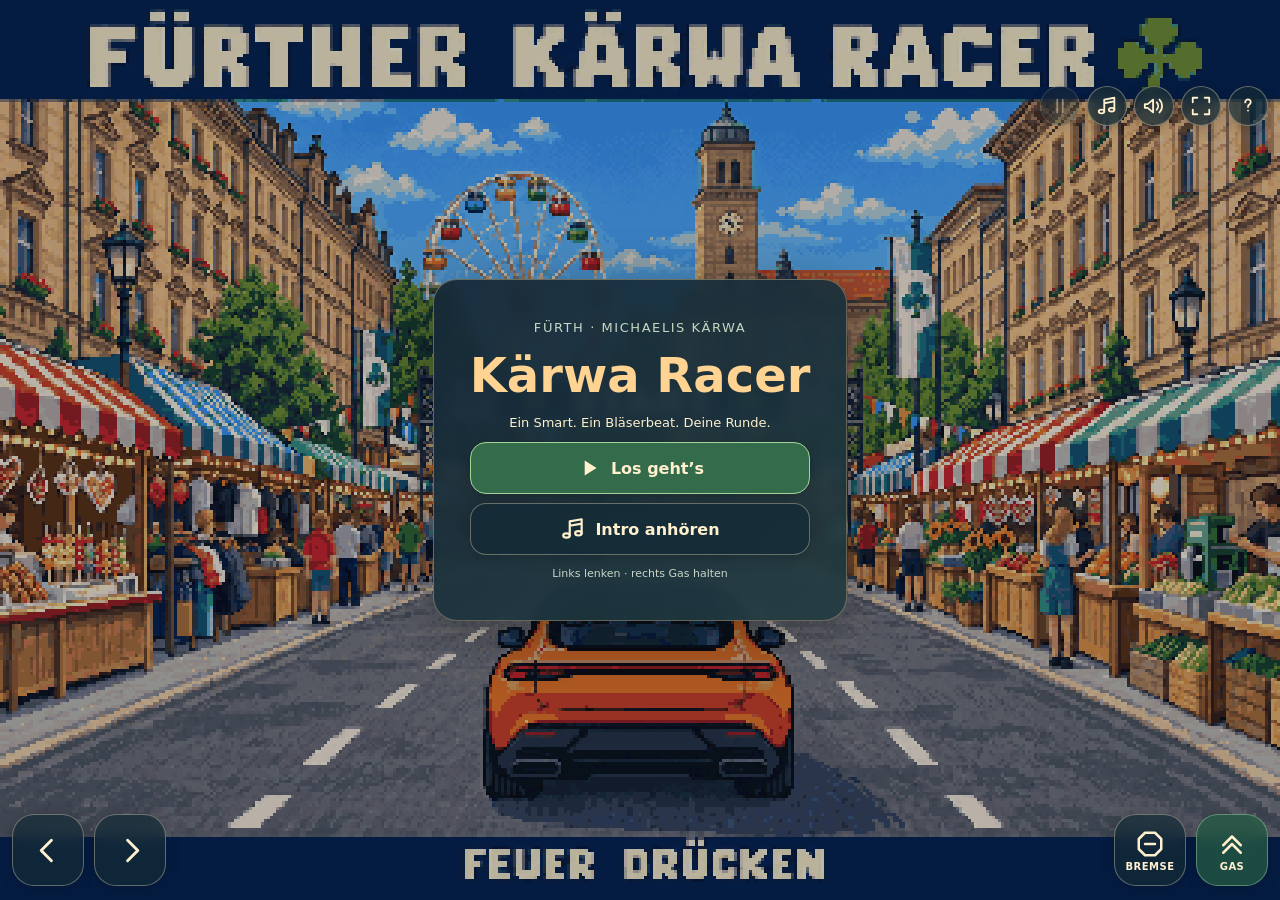
<file: index.html>
<!doctype html>
<html lang="de"><head><meta charset="utf-8"><meta name="viewport" content="width=device-width,initial-scale=1,viewport-fit=cover"><meta name="theme-color" content="#172638"><title>Fürther Kärwa Racer</title></head>
<body><main id="app">
<section id="stage" aria-label="Rennspiel"><canvas id="game" width="480" height="300" aria-label="Kärwa Rennstrecke"></canvas><div id="loading" role="status">Das Rennen wird geladen …</div><div id="welcome" hidden><div class="welcome-card"><p class="eyebrow">FÜRTH · MICHAELIS KÄRWA</p><h1>Kärwa Racer</h1><p>Ein Smart. Ein Bläserbeat. Deine Runde.</p><button id="start" disabled><svg class="play-icon" viewBox="0 0 24 24" aria-hidden="true" fill="none" stroke="currentColor" stroke-width="2" stroke-linecap="round" stroke-linejoin="round"><path d="m8 5 11 7-11 7Z" fill="currentColor" stroke="none"/></svg><span>Los geht’s</span></button><button id="listen" disabled><svg class="" viewBox="0 0 24 24" aria-hidden="true" fill="none" stroke="currentColor" stroke-width="2" stroke-linecap="round" stroke-linejoin="round"><path d="M9 18V5l11-2v13M9 9l11-2"/><ellipse cx="6" cy="18" rx="3" ry="2"/><ellipse cx="17" cy="16" rx="3" ry="2"/></svg><span>Intro anhören</span></button><p class="small">Links lenken · rechts Gas halten</p></div></div><div id="rotate">Handy quer halten für die große Rennansicht.</div></section>
<header><nav aria-label="Spieleinstellungen"><button id="pause" aria-label="Pause" title="Pause" disabled><svg class="pause-icon" viewBox="0 0 24 24" aria-hidden="true" fill="none" stroke="currentColor" stroke-width="2" stroke-linecap="round" stroke-linejoin="round"><path d="M9 5v14M15 5v14"/></svg><svg class="play-icon" viewBox="0 0 24 24" aria-hidden="true" fill="none" stroke="currentColor" stroke-width="2" stroke-linecap="round" stroke-linejoin="round"><path d="m8 5 11 7-11 7Z" fill="currentColor" stroke="none"/></svg></button><button id="music" aria-label="Musik ausschalten" title="Musik" aria-pressed="true" disabled><svg class="" viewBox="0 0 24 24" aria-hidden="true" fill="none" stroke="currentColor" stroke-width="2" stroke-linecap="round" stroke-linejoin="round"><path d="M9 18V5l11-2v13M9 9l11-2"/><ellipse cx="6" cy="18" rx="3" ry="2"/><ellipse cx="17" cy="16" rx="3" ry="2"/></svg></button><button id="sound" aria-label="Fahrgeräusche ausschalten" title="Fahrgeräusche" aria-pressed="true" disabled><svg class="" viewBox="0 0 24 24" aria-hidden="true" fill="none" stroke="currentColor" stroke-width="2" stroke-linecap="round" stroke-linejoin="round"><path d="m11 5-6 5H2v4h3l6 5ZM15 8a6 6 0 0 1 0 8M18 5a10 10 0 0 1 0 14"/></svg></button><button id="full" aria-label="Vollbild öffnen" title="Vollbild"><svg class="" viewBox="0 0 24 24" aria-hidden="true" fill="none" stroke="currentColor" stroke-width="2" stroke-linecap="round" stroke-linejoin="round"><path d="M8 3H3v5M16 3h5v5M3 16v5h5M21 16v5h-5"/></svg></button><details id="help"><summary aria-label="Steuerung und Hinweise" title="Steuerung und Hinweise"><svg class="" viewBox="0 0 24 24" aria-hidden="true" fill="none" stroke="currentColor" stroke-width="2" stroke-linecap="round" stroke-linejoin="round"><path d="M9 8a3 3 0 1 1 5 2c-2 1-2 2-2 3"/><path d="M12 17h.01"/></svg></summary><div class="help-card"><h2>So fährst du</h2><p>Touch: Lenken und Gas gleichzeitig halten. Tastatur: ← / → lenken, Leertaste oder ↑ Gas, ↓ Bremse. P Pause, R neues Rennen, M Musik, S Effekte, J Joystick wechseln. USB-Gamepads: links/rechts lenken, Taste 1 Gas, Achse nach hinten oder Taste 2 Bremse.</p><p>Bei App-Wechsel pausiert das Rennen. Bestzeiten bleiben in diesem Browser gespeichert, soweit dessen Einstellungen das erlauben. <a href="lizenzen/FluidR3-Credits-und-Lizenz.txt">Instrument-Samples</a> · <a href="lizenzen/Geraeusche.txt">Geräusche</a></p></div></details></nav></header>
<section id="controls" aria-label="Touchsteuerung"><div class="steering"><button data-control="left" aria-label="Links lenken"><svg class="" viewBox="0 0 24 24" aria-hidden="true" fill="none" stroke="currentColor" stroke-width="2" stroke-linecap="round" stroke-linejoin="round"><path d="m14 5-7 7 7 7"/></svg></button><button data-control="right" aria-label="Rechts lenken"><svg class="" viewBox="0 0 24 24" aria-hidden="true" fill="none" stroke="currentColor" stroke-width="2" stroke-linecap="round" stroke-linejoin="round"><path d="m10 5 7 7-7 7"/></svg></button></div><button id="restart" hidden><svg class="" viewBox="0 0 24 24" aria-hidden="true" fill="none" stroke="currentColor" stroke-width="2" stroke-linecap="round" stroke-linejoin="round"><path d="M3 10a9 9 0 1 1 2 9M3 4v6h6"/></svg><span>Neue Runde</span></button><div class="pedals"><button data-control="brake" aria-label="Bremsen"><svg class="" viewBox="0 0 24 24" aria-hidden="true" fill="none" stroke="currentColor" stroke-width="2" stroke-linecap="round" stroke-linejoin="round"><path d="m8 3-5 5v8l5 5h8l5-5V8l-5-5Z"/><path d="M8 12h8"/></svg><span>Bremse</span></button><button data-control="gas" class="gas" aria-label="Beschleunigen"><svg class="" viewBox="0 0 24 24" aria-hidden="true" fill="none" stroke="currentColor" stroke-width="2" stroke-linecap="round" stroke-linejoin="round"><path d="m5 13 7-7 7 7M5 19l7-7 7 7"/></svg><span>Gas</span></button></div></section>
<button id="update" hidden>Neue Version verfügbar – neu starten</button><div id="notice" hidden></div>
<span id="status" class="sr-only" role="status">Lädt …</span>
</main><script src="bootstrap.js?v=8"></script></body></html>
</file>
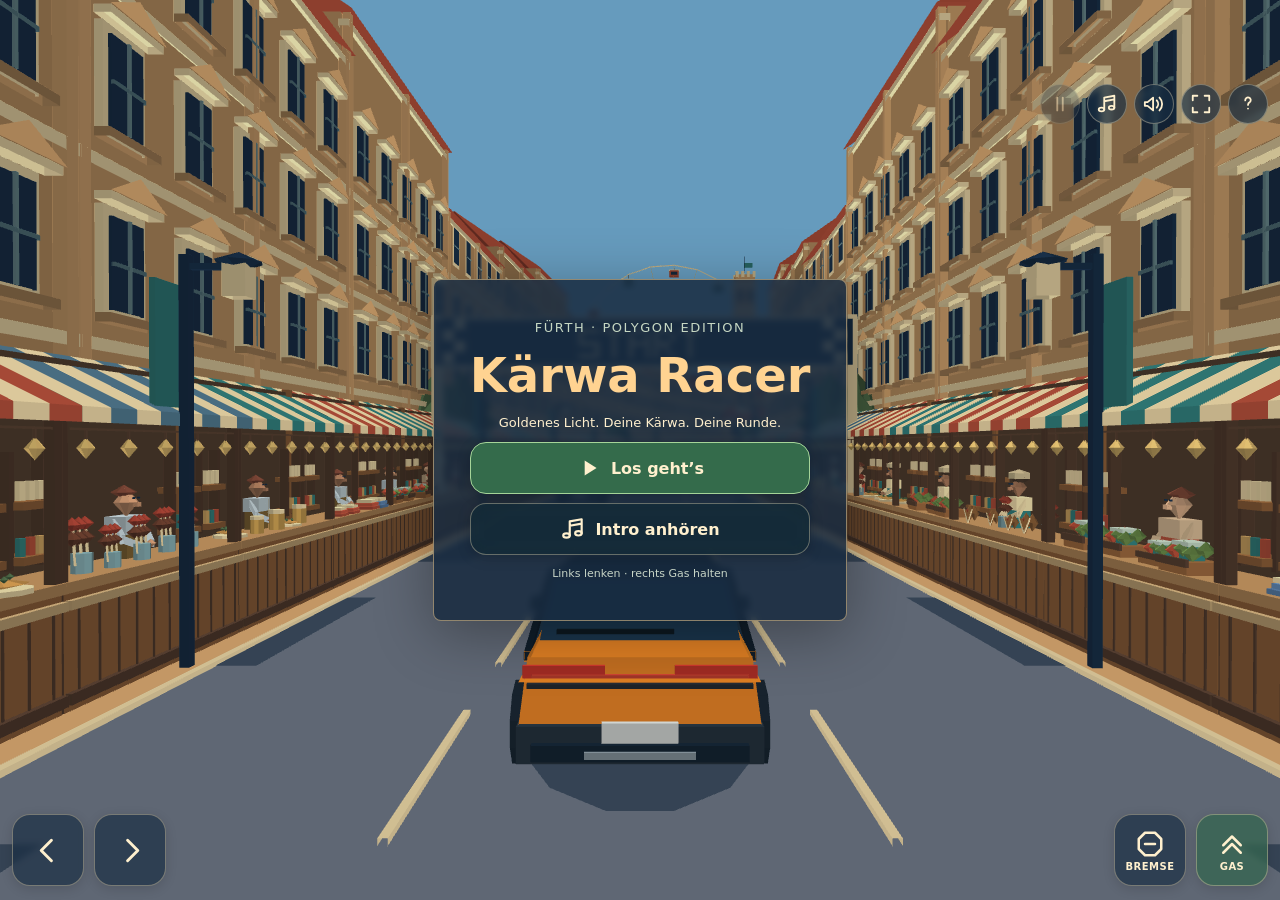
<file: polygon/index.html>
<!doctype html>
<html lang="de"><head><meta charset="utf-8"><meta name="viewport" content="width=device-width,initial-scale=1,viewport-fit=cover"><meta name="theme-color" content="#172638"><title>Fürther Kärwa Racer · Polygon</title></head>
<body><main id="app">
<section id="stage" aria-label="Rennspiel"><canvas id="game" width="480" height="300" aria-label="Kärwa Rennstrecke"></canvas><div id="loading" role="status">Das Rennen wird geladen …</div><div id="welcome" hidden><div class="welcome-card"><p class="eyebrow">FÜRTH · POLYGON EDITION</p><h1>Kärwa Racer</h1><p>Goldenes Licht. Deine Kärwa. Deine Runde.</p><button id="start" disabled><svg class="play-icon" viewBox="0 0 24 24" aria-hidden="true" fill="none" stroke="currentColor" stroke-width="2" stroke-linecap="round" stroke-linejoin="round"><path d="m8 5 11 7-11 7Z" fill="currentColor" stroke="none"/></svg><span>Los geht’s</span></button><button id="listen" disabled><svg class="" viewBox="0 0 24 24" aria-hidden="true" fill="none" stroke="currentColor" stroke-width="2" stroke-linecap="round" stroke-linejoin="round"><path d="M9 18V5l11-2v13M9 9l11-2"/><ellipse cx="6" cy="18" rx="3" ry="2"/><ellipse cx="17" cy="16" rx="3" ry="2"/></svg><span>Intro anhören</span></button><p class="small">Links lenken · rechts Gas halten</p></div></div><div id="polygon-hud" hidden><div class="speed-info"><b id="speed">000</b><span>KM/H · AUTO</span></div><div class="time-info"><span>ZEIT</span><b id="time">75</b></div><div class="brand-info">KÄRWA RACER<span>POLYGON</span></div></div><div id="race-banner" hidden></div><div id="course-name" hidden><span>MICHAELIS KÄRWA</span><div><i id="progress"></i></div></div><div id="rotate">Handy quer halten für die große Rennansicht.</div></section>
<header><nav aria-label="Spieleinstellungen"><button id="pause" aria-label="Pause" title="Pause" disabled><svg class="pause-icon" viewBox="0 0 24 24" aria-hidden="true" fill="none" stroke="currentColor" stroke-width="2" stroke-linecap="round" stroke-linejoin="round"><path d="M9 5v14M15 5v14"/></svg><svg class="play-icon" viewBox="0 0 24 24" aria-hidden="true" fill="none" stroke="currentColor" stroke-width="2" stroke-linecap="round" stroke-linejoin="round"><path d="m8 5 11 7-11 7Z" fill="currentColor" stroke="none"/></svg></button><button id="music" aria-label="Musik ausschalten" title="Musik" aria-pressed="true" disabled><svg class="" viewBox="0 0 24 24" aria-hidden="true" fill="none" stroke="currentColor" stroke-width="2" stroke-linecap="round" stroke-linejoin="round"><path d="M9 18V5l11-2v13M9 9l11-2"/><ellipse cx="6" cy="18" rx="3" ry="2"/><ellipse cx="17" cy="16" rx="3" ry="2"/></svg></button><button id="sound" aria-label="Fahrgeräusche ausschalten" title="Fahrgeräusche" aria-pressed="true" disabled><svg class="" viewBox="0 0 24 24" aria-hidden="true" fill="none" stroke="currentColor" stroke-width="2" stroke-linecap="round" stroke-linejoin="round"><path d="m11 5-6 5H2v4h3l6 5ZM15 8a6 6 0 0 1 0 8M18 5a10 10 0 0 1 0 14"/></svg></button><button id="full" aria-label="Vollbild öffnen" title="Vollbild"><svg class="" viewBox="0 0 24 24" aria-hidden="true" fill="none" stroke="currentColor" stroke-width="2" stroke-linecap="round" stroke-linejoin="round"><path d="M8 3H3v5M16 3h5v5M3 16v5h5M21 16v5h-5"/></svg></button><details id="help"><summary aria-label="Steuerung und Hinweise" title="Steuerung und Hinweise"><svg class="" viewBox="0 0 24 24" aria-hidden="true" fill="none" stroke="currentColor" stroke-width="2" stroke-linecap="round" stroke-linejoin="round"><path d="M9 8a3 3 0 1 1 5 2c-2 1-2 2-2 3"/><path d="M12 17h.01"/></svg></summary><div class="help-card"><h2>So fährst du</h2><p>Touch: Lenken und Gas gleichzeitig halten. Tastatur: ← / → lenken, Leertaste oder ↑ Gas, ↓ Bremse. P Pause, R neues Rennen, M Musik, S Effekte, J Joystick wechseln. USB-Gamepads: links/rechts lenken, Taste 1 Gas, Achse nach hinten oder Taste 2 Bremse.</p><p>Bei App-Wechsel pausiert das Rennen. Bestzeiten bleiben in diesem Browser gespeichert, soweit dessen Einstellungen das erlauben. <a href="lizenzen/FluidR3-Credits-und-Lizenz.txt">Instrument-Samples</a> · <a href="lizenzen/Geraeusche.txt">Geräusche</a></p></div></details></nav></header>
<section id="controls" aria-label="Touchsteuerung"><div class="steering"><button data-control="left" aria-label="Links lenken"><svg class="" viewBox="0 0 24 24" aria-hidden="true" fill="none" stroke="currentColor" stroke-width="2" stroke-linecap="round" stroke-linejoin="round"><path d="m14 5-7 7 7 7"/></svg></button><button data-control="right" aria-label="Rechts lenken"><svg class="" viewBox="0 0 24 24" aria-hidden="true" fill="none" stroke="currentColor" stroke-width="2" stroke-linecap="round" stroke-linejoin="round"><path d="m10 5 7 7-7 7"/></svg></button></div><button id="restart" hidden><svg class="" viewBox="0 0 24 24" aria-hidden="true" fill="none" stroke="currentColor" stroke-width="2" stroke-linecap="round" stroke-linejoin="round"><path d="M3 10a9 9 0 1 1 2 9M3 4v6h6"/></svg><span>Neue Runde</span></button><div class="pedals"><button data-control="brake" aria-label="Bremsen"><svg class="" viewBox="0 0 24 24" aria-hidden="true" fill="none" stroke="currentColor" stroke-width="2" stroke-linecap="round" stroke-linejoin="round"><path d="m8 3-5 5v8l5 5h8l5-5V8l-5-5Z"/><path d="M8 12h8"/></svg><span>Bremse</span></button><button data-control="gas" class="gas" aria-label="Beschleunigen"><svg class="" viewBox="0 0 24 24" aria-hidden="true" fill="none" stroke="currentColor" stroke-width="2" stroke-linecap="round" stroke-linejoin="round"><path d="m5 13 7-7 7 7M5 19l7-7 7 7"/></svg><span>Gas</span></button></div></section>
<button id="update" hidden>Neue Version verfügbar – neu starten</button><div id="notice" hidden></div>
<span id="status" class="sr-only" role="status">Lädt …</span>
</main><script src="bootstrap.js?v=polygon-1"></script></body></html>
</file>
